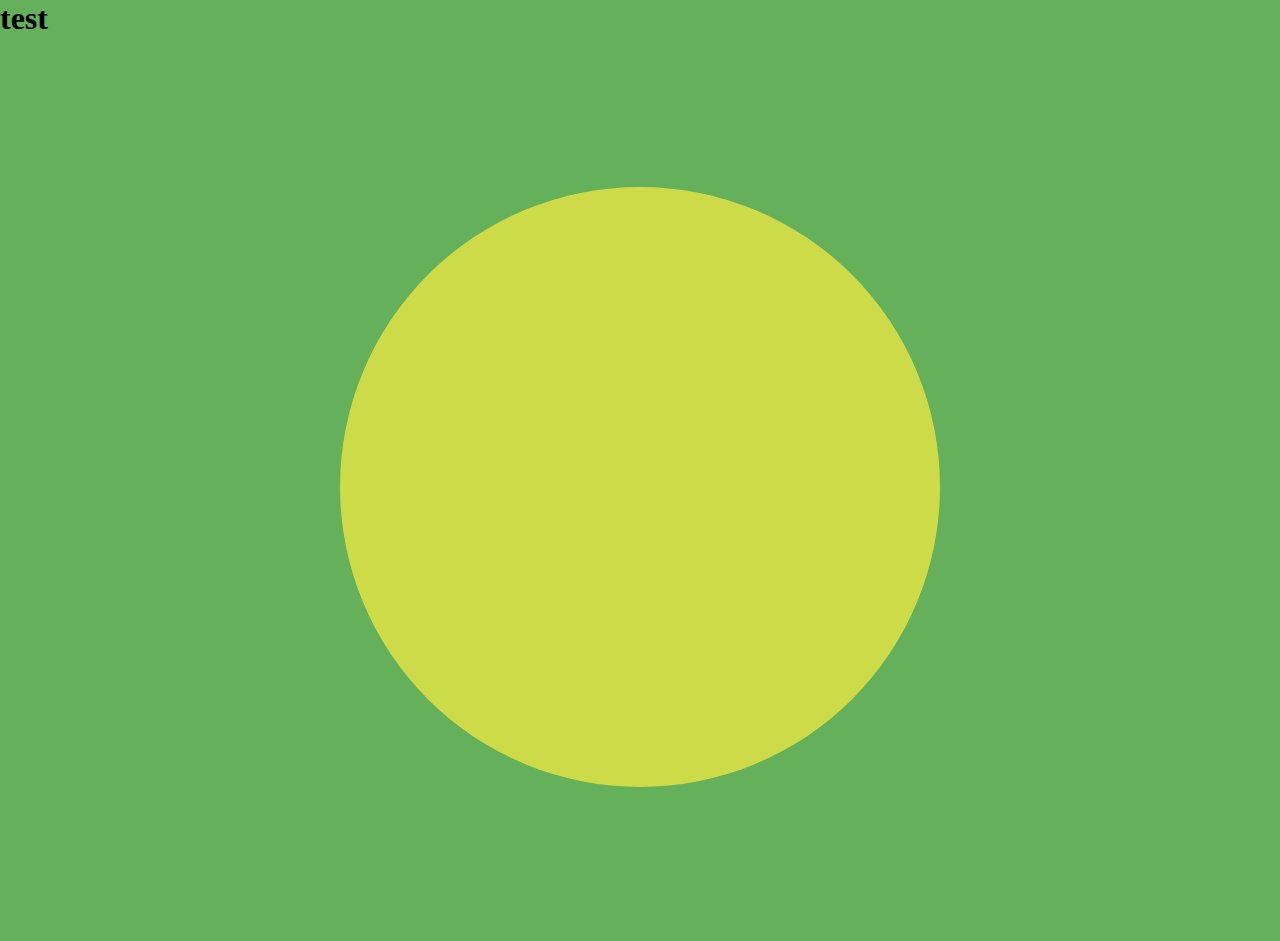
<file: circle/index.html>
<!DOCTYPE html>
<html lang="en">
<head>
    <meta charset="UTF-8">
    <meta name="viewport" content="width=device-width, initial-scale1.0">
    <title>test</title>
    <link rel="stylesheet" href="style.css">
</head>
<body>
    <h1>test</h1>
    <script type="module" src="app.js"></script>
</body>
</html>
</file>
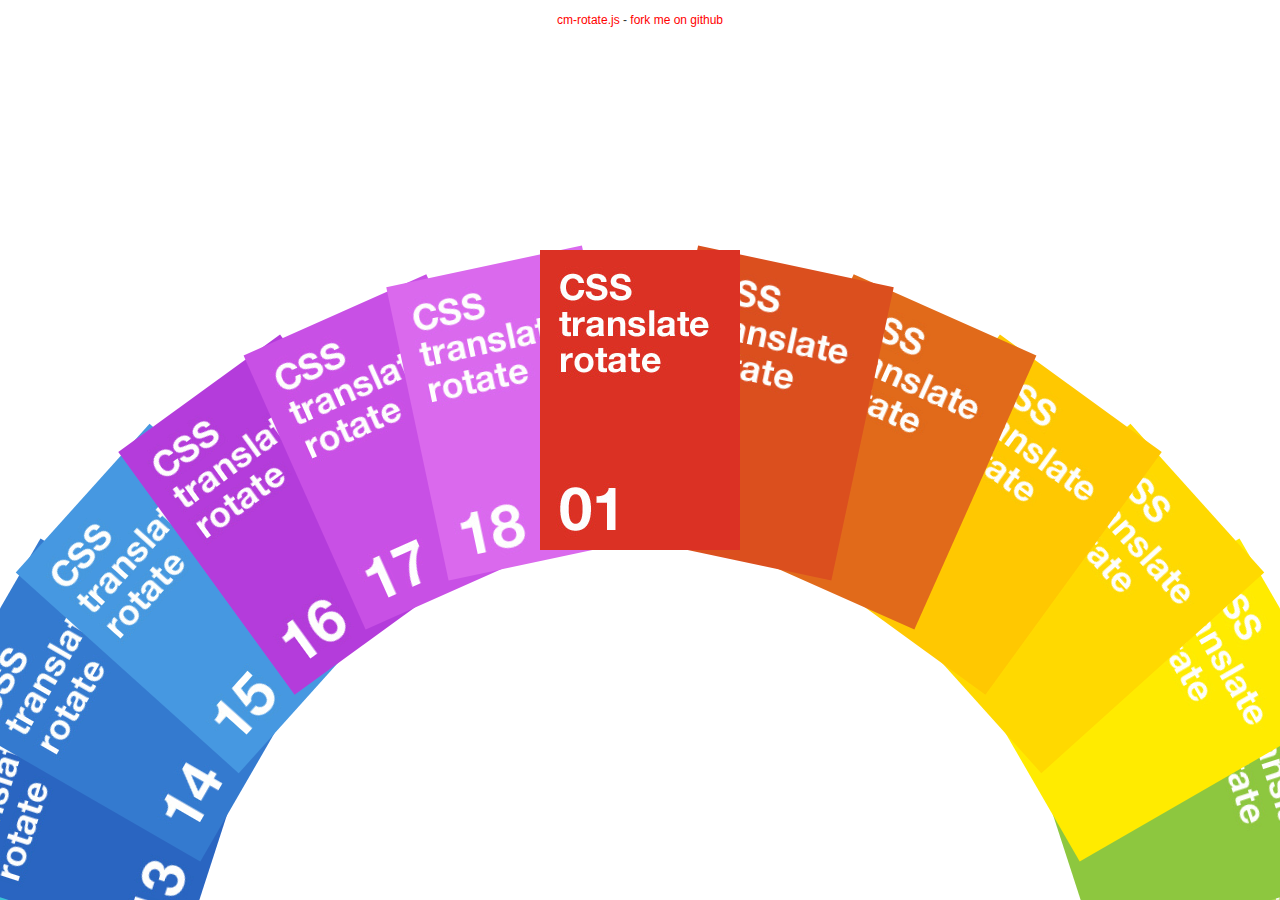
<file: rotate/index.html>
<!DOCTYPE html>
<head xmlns="http://www.w3.org/1999/html">
    <meta http-equiv="Content-Type" content="text/html; charset=UTF-8" />
    <meta http-equiv="X-UA-Compatible" content="IE=edge,chrome=1" />
    <title>Circle Rotate</title>
    <meta name="viewport" content="width=1200" />
    <meta name="author" content="jongmin kim"/>
    <meta name="copyright" content="jongmin kim"/>
    <meta name="robots" content="index,follow">

    <style type="text/css">
        html, body {
            width:100%;
            height:100%;
            margin: 0;
            padding: 0;
        }

        * {
            -webkit-user-select: none;
            -khtml-user-select: none;
            -moz-user-select: none;
            -ms-user-select: none;
            -o-user-select: none;
            user-select: none;
        }

        #rotate-div {
            overflow: hidden;
            position: relative;
            width:100%;
            height:100%;
        }

        #info-div {
            width: 300px;
            height: 50px;
            position: absolute;
            z-index: 12;
            left: 50%;
            top: 10px;
            margin-left: -150px;
            font-family: Helvetica, sans-serif;
            font-size: 12px;
            color: #333;
            text-align: center;
            line-height: 20px;
        }

        a {
            color: #ff0000;
            text-decoration: none;
        }
        a:hover {
            color: #000;
        }

        .chand {
            cursor: url(images/hand.cur), move;
        }
        .chand:active {
            cursor: url(images/hand-h.cur), move;
        }
    </style>

    <script type="text/javascript" src="CMRotate.js"></script>
</head>

<body>
    <div id="info-div">
        <a href="http://blog.cmiscm.com/?p=3303">cm-rotate.js</a> -
        <a href="https://github.com/cmiscm/cm-rotate.js">fork me on github</a>
    </div>

    <div id="rotate-div" class="chand"></div>

    <script type="text/javascript">
        window.onload = function () {

            var backgroundImages = ["images/img1.jpg", "images/img2.jpg", "images/img3.jpg", "images/img4.jpg", "images/img5.jpg",
                                    "images/img6.jpg", "images/img7.jpg", "images/img8.jpg", "images/img9.jpg", "images/img10.jpg",
                                    "images/img11.jpg", "images/img12.jpg", "images/img13.jpg", "images/img14.jpg", "images/img15.jpg",
                                    "images/img16.jpg", "images/img17.jpg", "images/img18.jpg"];

            CMRotate.init('rotate-div', 200, 300, 100, 12, 600, backgroundImages, clickFn);

            function clickFn(no) {
                alert('click no - ' + (no + 1));
            }
        }
    </script>
</body>
</file>
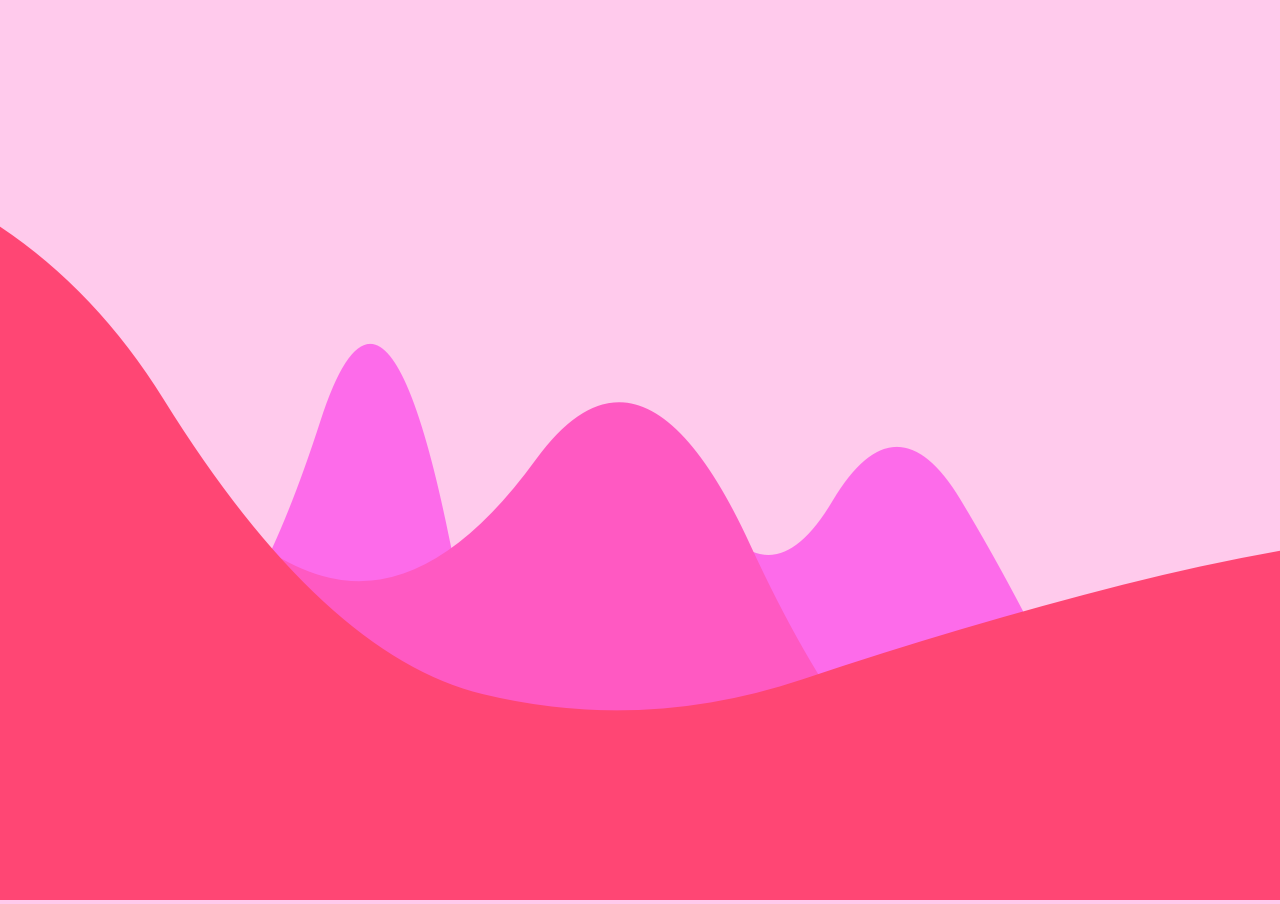
<file: sheep/index.html>
<!DOCTYPE html>
<html lang="en">
<head>
    <meta charset="UTF-8">
    <meta http-equiv="X-UA-Compatible" content="IE=edge, chrome=1" />
    <meta name="viewport" content="width=device-width, initial-scale1, maximum-scale=1">
    <title>Sheep</title>

    <link rel="stylesheet" type="text/css" href="style.css">
</head>
<body>
    <script type="module" src="app.js"></script>
</body>
</html>
</file>
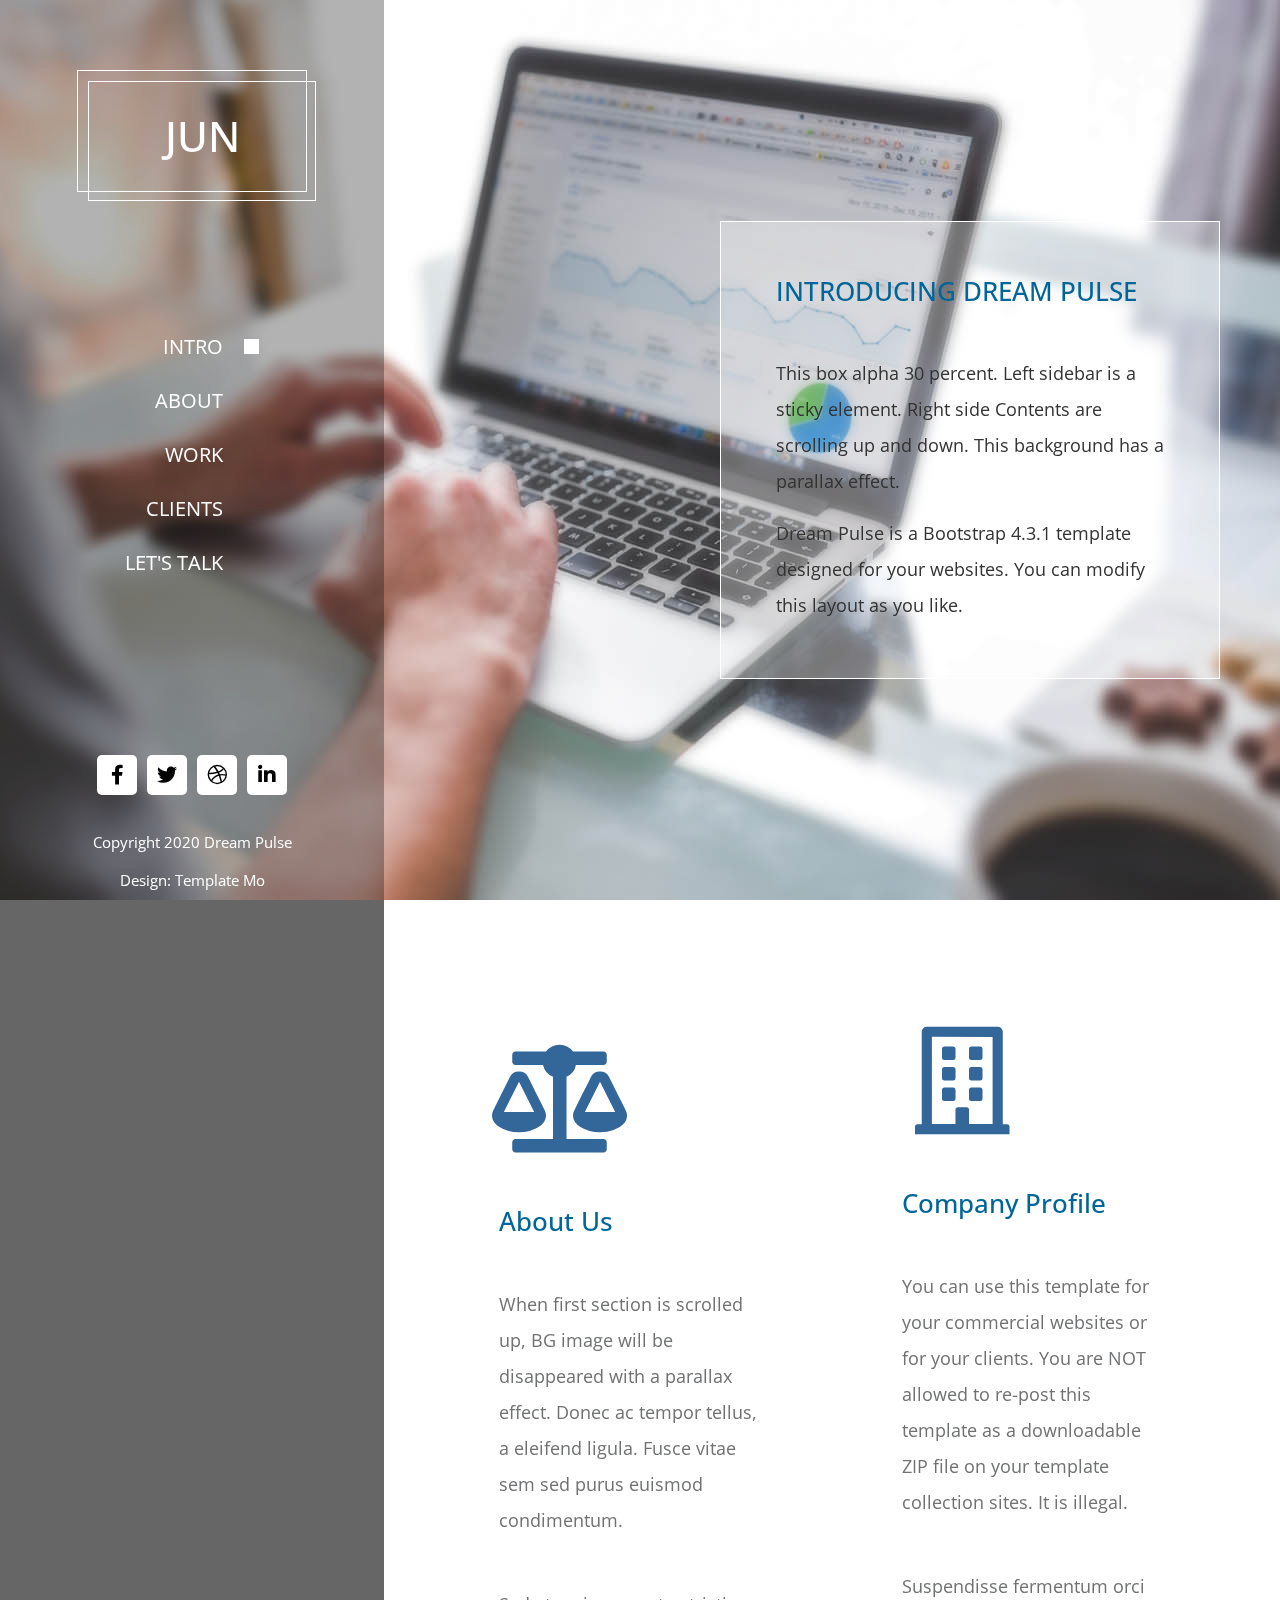
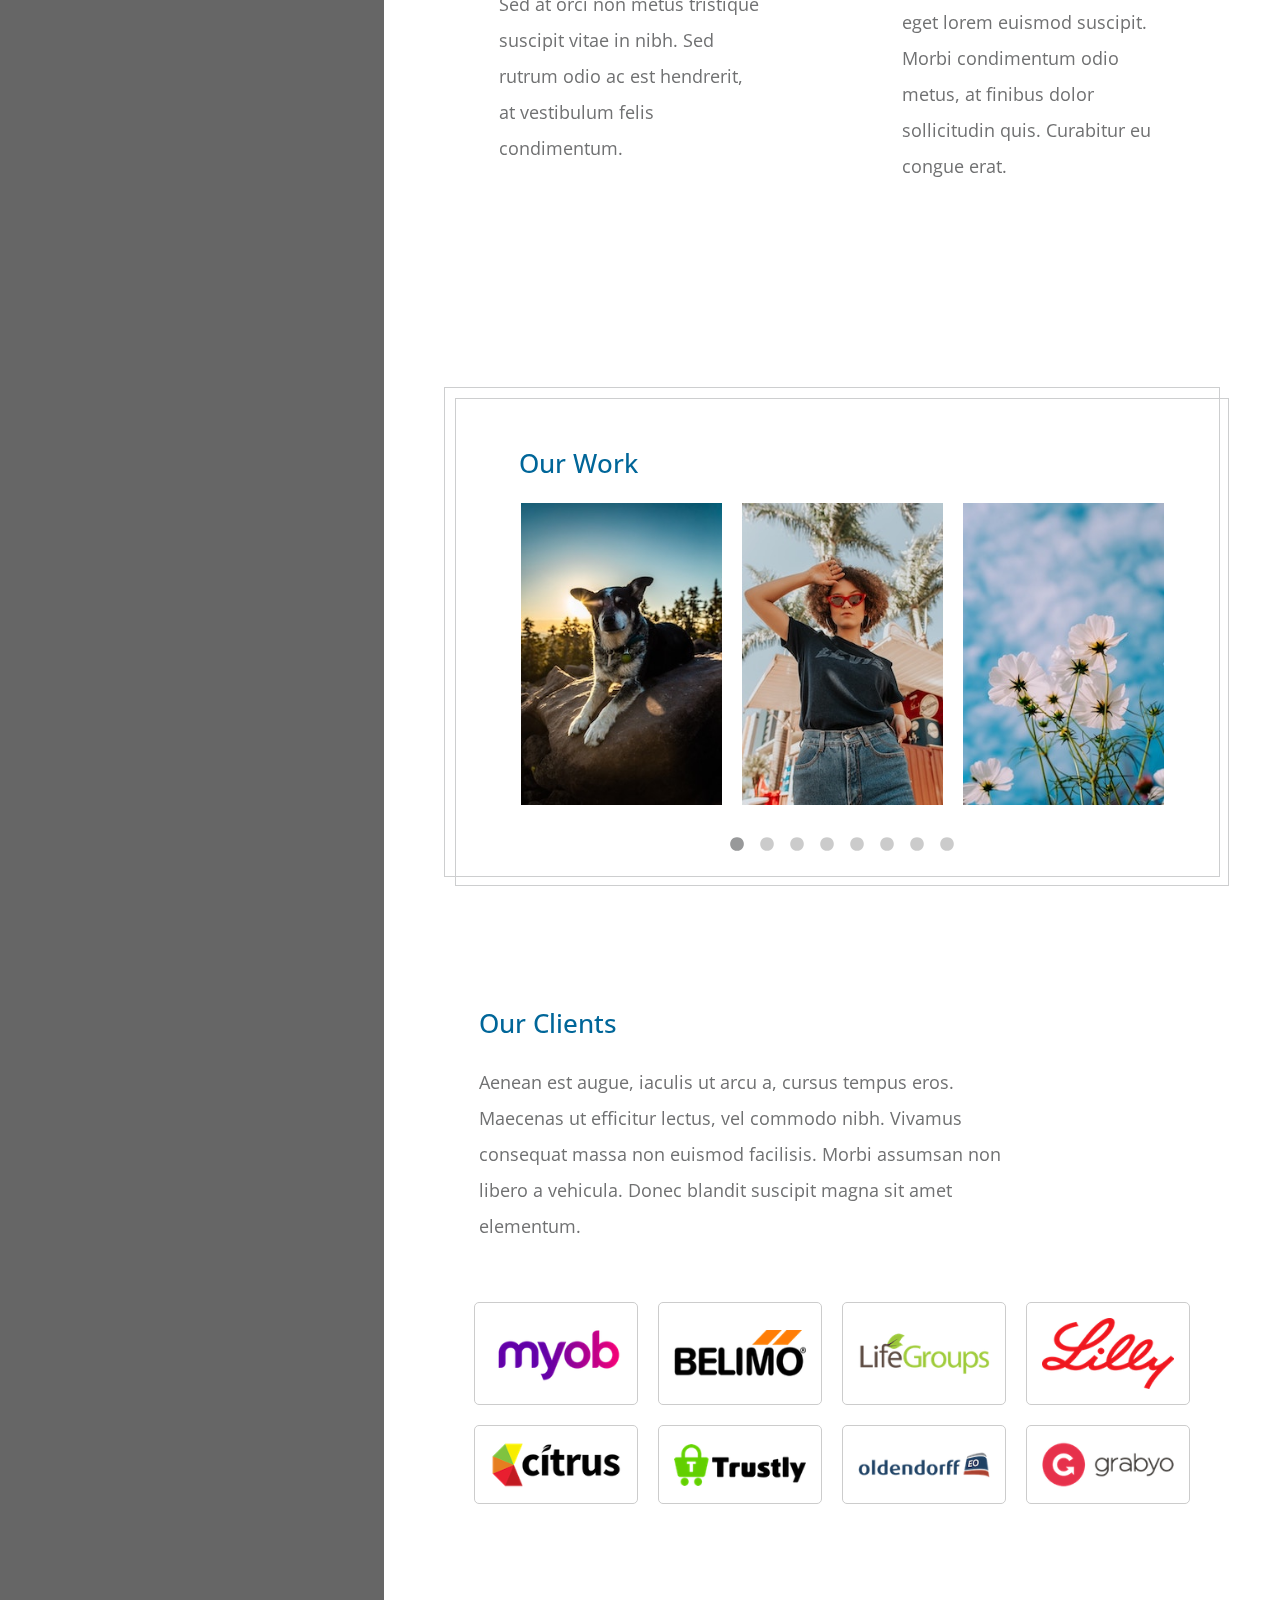
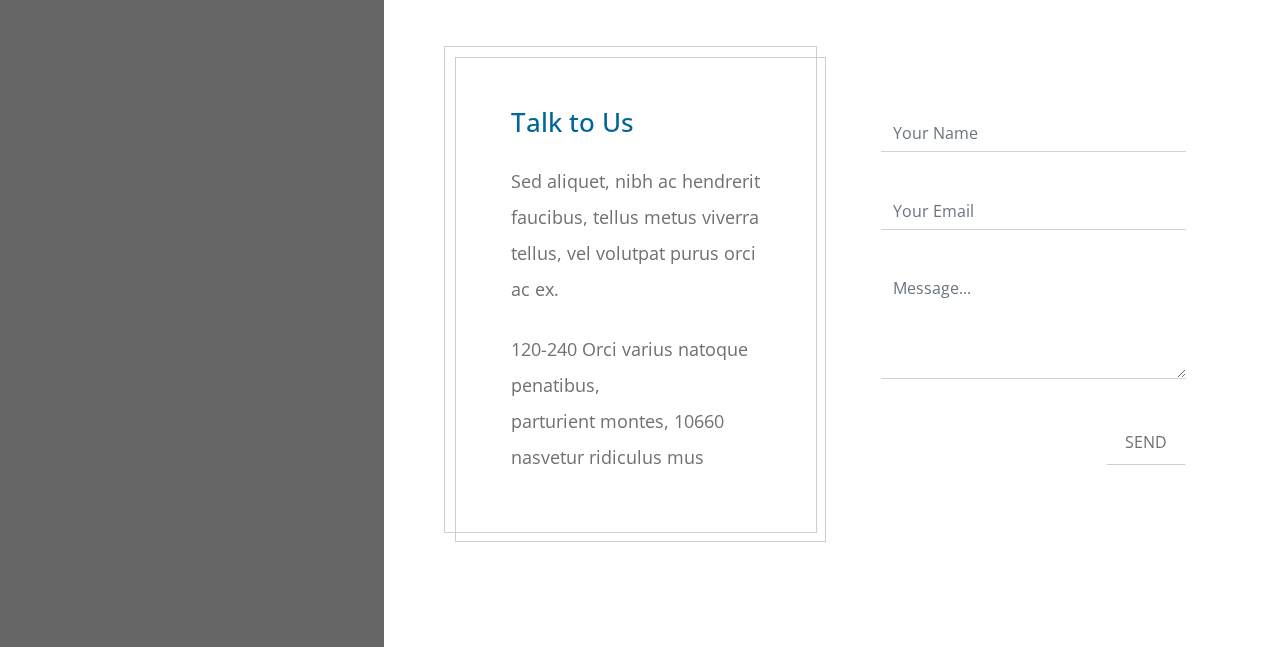
<file: template/index.html>
<!DOCTYPE html>
<html lang="en">
  <head>
    <meta charset="UTF-8" />
    <meta name="viewport" content="width=device-width, initial-scale=1.0" />
    <meta http-equiv="X-UA-Compatible" content="ie=edge" />

    <title>Jun</title>
<!--
DREAM PULSE
https://templatemo.com/tm-536-dream-pulse
-->
    <link rel="stylesheet" href="https://fonts.googleapis.com/css?family=Open+Sans:400,600" />
    <link rel="stylesheet" href="css/all.min.css" />
    <link rel="stylesheet" href="css/bootstrap.min.css" />
    <link rel="stylesheet" href="slick/slick.css"/>    
    <link rel="stylesheet" href="slick/slick-theme.css"/>    
    <link rel="stylesheet" href="css/magnific-popup.css">
    <link rel="stylesheet" href="css/templatemo-dream-pulse.css" />
  </head>
  <body>
    <main class="container-fluid">
      <div class="row">        
          <nav id="tmSidebar" class="tm-bg-black-transparent tm-sidebar">
            <button class="navbar-toggler" type="button" aria-label="Toggle navigation">
              <i class="fas fa-bars"></i>
            </button>
            <div class="tm-sidebar-sticky">
              <div class="tm-brand-box">
                <div class="tm-double-border-1">
                  <div class="tm-double-border-2">
                    <h1 class="tm-brand text-uppercase">JUN</h1>
                  </div>
                </div>
              </div>

              <ul id="tmMainNav" class="nav flex-column text-uppercase text-right tm-main-nav">
                <li class="nav-item">
                  <a href="#intro" class="nav-link active">
                    <span class="d-inline-block mr-3">Intro</span>
                    <span class="d-inline-block tm-white-rect"></span>
                  </a>
                </li>
                <li class="nav-item">
                  <a href="#about" class="nav-link">
                    <span class="d-inline-block mr-3">About</span>
                    <span class="d-inline-block tm-white-rect"></span>
                  </a>
                </li>
                <li class="nav-item">
                  <a href="#work" class="nav-link">
                    <span class="d-inline-block mr-3">Work</span>
                    <span class="d-inline-block tm-white-rect"></span>
                  </a>
                </li>
                <li class="nav-item">
                  <a href="#clients" class="nav-link">
                    <span class="d-inline-block mr-3">Clients</span>
                    <span class="d-inline-block tm-white-rect"></span>
                  </a>
                </li>
                <li class="nav-item">
                  <a href="#talk" class="nav-link">
                    <span class="d-inline-block mr-3">Let's Talk</span>
                    <span class="d-inline-block tm-white-rect"></span>
                  </a>
                </li>
              </ul>
              <ul class="nav flex-row tm-social-links">
                <li class="nav-item">
                  <a href="https://facebook.com" class="nav-link tm-social-link">
                    <i class="fab fa-facebook-f"></i>
                  </a>
                </li>
                <li class="nav-item">
                  <a href="https://twitter.com" class="nav-link tm-social-link">
                    <i class="fab fa-twitter"></i>
                  </a>
                </li>
                <li class="nav-item">
                  <a href="https://dribbble.com" class="nav-link tm-social-link">
                    <i class="fab fa-dribbble"></i>
                  </a>
                </li>
                <li class="nav-item">
                  <a href="https://linkedin.com" class="nav-link tm-social-link">
                    <i class="fab fa-linkedin-in"></i>
                  </a>
                </li>
              </ul>
              <footer class="text-center text-white small">
                <p class="mb--0 mb-2">Copyright 2020 Dream Pulse</p>
                <p class="mb-0">Design:
                  <a rel="nofollow" href="https://templatemo.com" class="tm-footer-link">Template Mo</a>
                </p>
              </footer>
            </div>
          </nav>
          
          <main role="main" class="ml-sm-auto col-12">
            <div
              class="parallax-window"
              data-parallax="scroll"
              data-image-src="img/dream-pulse-header.jpg">
              <div class="tm-section-wrap">
                <section id="intro" class="tm-section">
                    <div class="tm-bg-white-transparent tm-intro">
                        <h2 class="tm-section-title mb-5 text-uppercase tm-color-primary">Introducing Dream Pulse</h2>
                        <p class="tm-color-gray">
                          This box alpha 30 percent. Left sidebar is a sticky element.
                          Right side Contents are scrolling up and down. This background has a
                          parallax effect.
                        </p>
                        <p class="mb-0 tm-color-gray">
                          Dream Pulse is a Bootstrap 4.3.1 template designed for your websites. You can modify this layout as you like.
                        </p>
                    </div>              
                </section>
            </div>            
          </div>

          <div class="tm-section-wrap bg-white">
            <section id="about" class="row tm-section">
              <div class="col-xl-6">
                <div class="tm-section-half">    
                    <div><i class="fas fa-6x fa-balance-scale mb-5 tm-section-icon"></i></div>                        
                    <h2 class="tm-section-title tm-color-primary mb-5">About Us</h2>
                    <p class="mb-5">
                      When first section is scrolled up, BG image will be
                      disappeared with a parallax effect. Donec ac tempor tellus, a
                      eleifend ligula. Fusce vitae sem sed purus euismod
                      condimentum.
                    </p>
                    <p>
                      Sed at orci non metus tristique suscipit vitae in nibh. Sed
                      rutrum odio ac est hendrerit, at vestibulum felis condimentum.
                    </p>
                </div>
              </div>
              <div class="col-xl-6">
                <div class="tm-section-half">
                    <div><i class="far fa-6x fa-building mb-5 tm-section-icon"></i></div>
                    <h2 class="tm-section-title tm-color-primary mb-5">Company Profile</h2>
                    <p class="mb-5">
                      You can use this template for your commercial websites or for your clients. 
                      You are NOT allowed to re-post this template as a downloadable ZIP file 
                      on your template collection sites. It is illegal.
                    </p>
                    <p>
                      Suspendisse fermentum orci eget lorem euismod suscipit. Morbi
                      condimentum odio metus, at finibus dolor sollicitudin quis.
                      Curabitur eu congue erat.
                    </p>
                </div>
              </div>
            </section>
          </div>
            
          <div class="tm-section-wrap bg-white">
            <section id="work" class="row tm-section">
              <div class="col-12">
                <div class="w-100 tm-double-border-1 tm-border-gray">
                    <div class="tm-double-border-2 tm-border-gray tm-box-pad">
                      <div class="tm-gallery-wrap">
                          <h2 class="tm-color-primary tm-section-title mb-4 ml-2">Our Work</h2>
                          <div class="tm-gallery">
                            <div class="tm-gallery-item">                        
                              <figure class="effect-bubba">
                                <img src="img/gallery/01.jpg" alt="Our Work Image" class="img-fluid">
                                <figcaption>
                                  <h2>Fresh <span>Bubba</span></h2>
                                  <p>Bubba likes to appear out of thin air.</p>
                                  <a href="img/gallery/large/01.jpg">View more</a>
                                </figcaption>
                              </figure>
                            </div>
                            <div class="tm-gallery-item">
                              <figure class="effect-bubba">
                                <img src="img/gallery/02.jpg" alt="Our Work Image" class="img-fluid">
                                <figcaption>
                                  <h2>Fresh <span>Bubba</span></h2>
                                  <p>Bubba likes to appear out of thin air.</p>
                                  <a href="img/gallery/large/02.jpg">View more</a>
                                </figcaption>
                              </figure>
                            </div>
                            <div class="tm-gallery-item">
                              <figure class="effect-bubba">
                                <img src="img/gallery/03.jpg" alt="Our Work Image" class="img-fluid">
                                <figcaption>
                                  <h2>Fresh <span>Bubba</span></h2>
                                  <p>Bubba likes to appear out of thin air.</p>
                                  <a href="img/gallery/large/03.jpg">View more</a>
                                </figcaption>
                              </figure>
                            </div>
                            <div class="tm-gallery-item">
                              <figure class="effect-bubba">
                                <img src="img/gallery/04.jpg" alt="Our Work Image" class="img-fluid">
                                <figcaption>
                                  <h2>Fresh <span>Bubba</span></h2>
                                  <p>Bubba likes to appear out of thin air.</p>
                                  <a href="img/gallery/large/04.jpg">View more</a>
                                </figcaption>
                              </figure>
                            </div>
                            <div class="tm-gallery-item">
                              <figure class="effect-bubba">
                                <img src="img/gallery/05.jpg" alt="Our Work Image" class="img-fluid">
                                <figcaption>
                                  <h2>Fresh <span>Bubba</span></h2>
                                  <p>Bubba likes to appear out of thin air.</p>
                                  <a href="img/gallery/large/05.jpg">View more</a>
                                </figcaption>
                              </figure>
                            </div>
                            <div class="tm-gallery-item">
                              <figure class="effect-bubba">
                                <img src="img/gallery/06.jpg" alt="Our Work Image" class="img-fluid">
                                <figcaption>
                                  <h2>Fresh <span>Bubba</span></h2>
                                  <p>Bubba likes to appear out of thin air.</p>
                                  <a href="img/gallery/large/06.jpg">View more</a>
                                </figcaption>
                              </figure>
                            </div>
                            <div class="tm-gallery-item">
                              <figure class="effect-bubba">
                                <img src="img/gallery/07.jpg" alt="Our Work Image" class="img-fluid">
                                <figcaption>
                                  <h2>Fresh <span>Bubba</span></h2>
                                  <p>Bubba likes to appear out of thin air.</p>
                                  <a href="img/gallery/large/07.jpg">View more</a>
                                </figcaption>
                              </figure>
                            </div>
                            <div class="tm-gallery-item">
                              <figure class="effect-bubba">
                                <img src="img/gallery/08.jpg" alt="Our Work Image" class="img-fluid">
                                <figcaption>
                                  <h2>Fresh <span>Bubba</span></h2>
                                  <p>Bubba likes to appear out of thin air.</p>
                                  <a href="img/gallery/large/08.jpg">View more</a>
                                </figcaption>
                              </figure>
                            </div>
                          </div>
                      </div>                        
                    </div>                  
                  </div>     
              </div>         
            </section>
          </div>
            
          <div class="tm-section-wrap bg-white">
            <section id="clients" class="row tm-section">
              <div class="col-12 tm-section-pad">
                  <div class="tm-flex-item-left">
                      <div class="tm-w-80">
                          <h2 class="tm-color-primary tm-section-title mb-4">Our Clients</h2>
                          <p class="mb-5">
                            Aenean est augue, iaculis ut arcu a, cursus tempus eros.
                            Maecenas ut efficitur lectus, vel commodo nibh. Vivamus
                            consequat massa non euismod facilisis. Morbi assumsan non libero
                            a vehicula. Donec blandit suscipit magna sit amet elementum.
                          </p>
                      </div>
                      
                      <div class="row tm-clients-images">
                        <div class="col-xl-3 col-lg-6 col-md-4 col-sm-6 tm-img-wrap">
                          <a href="https://google.com">
                            <img src="img/client-1.png" alt="Client Image" class="img-fluid tm-client-img" />
                          </a>                          
                        </div>
                        <div class="col-xl-3 col-lg-6 col-md-4 col-sm-6 tm-img-wrap">
                          <a href="https://facebook.com">
                            <img src="img/client-2.png" alt="Client Image" class="img-fluid tm-client-img" />
                          </a>                          
                        </div>
                        <div class="col-xl-3 col-lg-6 col-md-4 col-sm-6 tm-img-wrap">
                          <a href="https://twitter.com">
                            <img src="img/client-3.png" alt="Client Image" class="img-fluid tm-client-img" />
                          </a>                          
                        </div>
                        <div class="col-xl-3 col-lg-6 col-md-4 col-sm-6 tm-img-wrap">
                          <a href="https://instagram.com">
                            <img src="img/client-4.png" alt="Client Image" class="img-fluid tm-client-img" />
                          </a>                          
                        </div>
                        <div class="col-xl-3 col-lg-6 col-md-4 col-sm-6 tm-img-wrap">
                            <a href="https://google.com">
                              <img src="img/client-5.png" alt="Client Image" class="img-fluid tm-client-img" />
                            </a>                          
                          </div>
                          <div class="col-xl-3 col-lg-6 col-md-4 col-sm-6 tm-img-wrap">
                            <a href="https://facebook.com">
                              <img src="img/client-6.png" alt="Client Image" class="img-fluid tm-client-img" />
                            </a>                          
                          </div>
                          <div class="col-xl-3 col-lg-6 col-md-4 col-sm-6 tm-img-wrap">
                            <a href="https://twitter.com">
                              <img src="img/client-7.png" alt="Client Image" class="img-fluid tm-client-img" />
                            </a>                          
                          </div>
                          <div class="col-xl-3 col-lg-6 col-md-4 col-sm-6 tm-img-wrap">
                            <a href="https://instagram.com">
                              <img src="img/client-8.png" alt="Client Image" class="img-fluid tm-client-img" />
                            </a>                          
                          </div>
                      </div>
                  </div> 
              </div>                             
            </section>
          </div>
            
          <div class="tm-section-wrap bg-white">
            <section id="talk" class="row tm-section">
                <div class="col-xl-6 mb-5">
                  <div class="tm-double-border-1 tm-border-gray">
                    <div class="tm-double-border-2 tm-border-gray tm-box-pad">
                        <h2 class="tm-color-primary tm-section-title mb-4">Talk to Us</h2>
                        <p class="mb-4">
                          Sed aliquet, nibh ac hendrerit faucibus, tellus metus viverra
                          tellus, vel volutpat purus orci ac ex.
                        </p>
                        <p class="mb-3">
                          120-240 Orci varius natoque penatibus, <br>
                          parturient montes, 10660 <br>
                          nasvetur ridiculus mus
                        </p>
                    </div>                    
                  </div>                  
                </div>
                <div class="col-xl-6 mb-5">
                  <div class="tm-contact-form-wrap">
                    <form action="" method="POST" class="tm-contact-form">
                        <div class="form-group">
                          <input type="text" id="contact_name" name="contact_name" class="form-control rounded-0 border-top-0 border-right-0 border-left-0" placeholder="Your Name" required="" />
                        </div>
                        <div class="form-group">
                          <input type="email" id="contact_email" name="contact_email" class="form-control rounded-0 border-top-0 border-right-0 border-left-0" placeholder="Your Email" required="" />
                        </div>
                
                        <div class="form-group">
                          <textarea rows="4" id="contact_message" name="contact_message" class="form-control rounded-0 border-top-0 border-right-0 border-left-0" placeholder="Message..." required=""></textarea>
                        </div>
                
                        <div class="form-group mb-0">
                          <button type="submit" class="btn rounded-0 d-block ml-auto tm-btn-primary">
                            SEND
                          </button>
                        </div>
                      </form>
                  </div>                    
                </div>
              </section>
          </div>
        </main>        
      </div>
    </div>
    <script src="js/jquery.min.js"></script>
    <script src="js/jquery.singlePageNav.min.js"></script>
    <script src="js/parallax.min.js"></script>
    <script src="slick/slick.min.js"></script>
    <script src="js/jquery.magnific-popup.min.js"></script>
    <script src="js/templatemo-scripts.js"></script>
  </body>
</html>
</file>
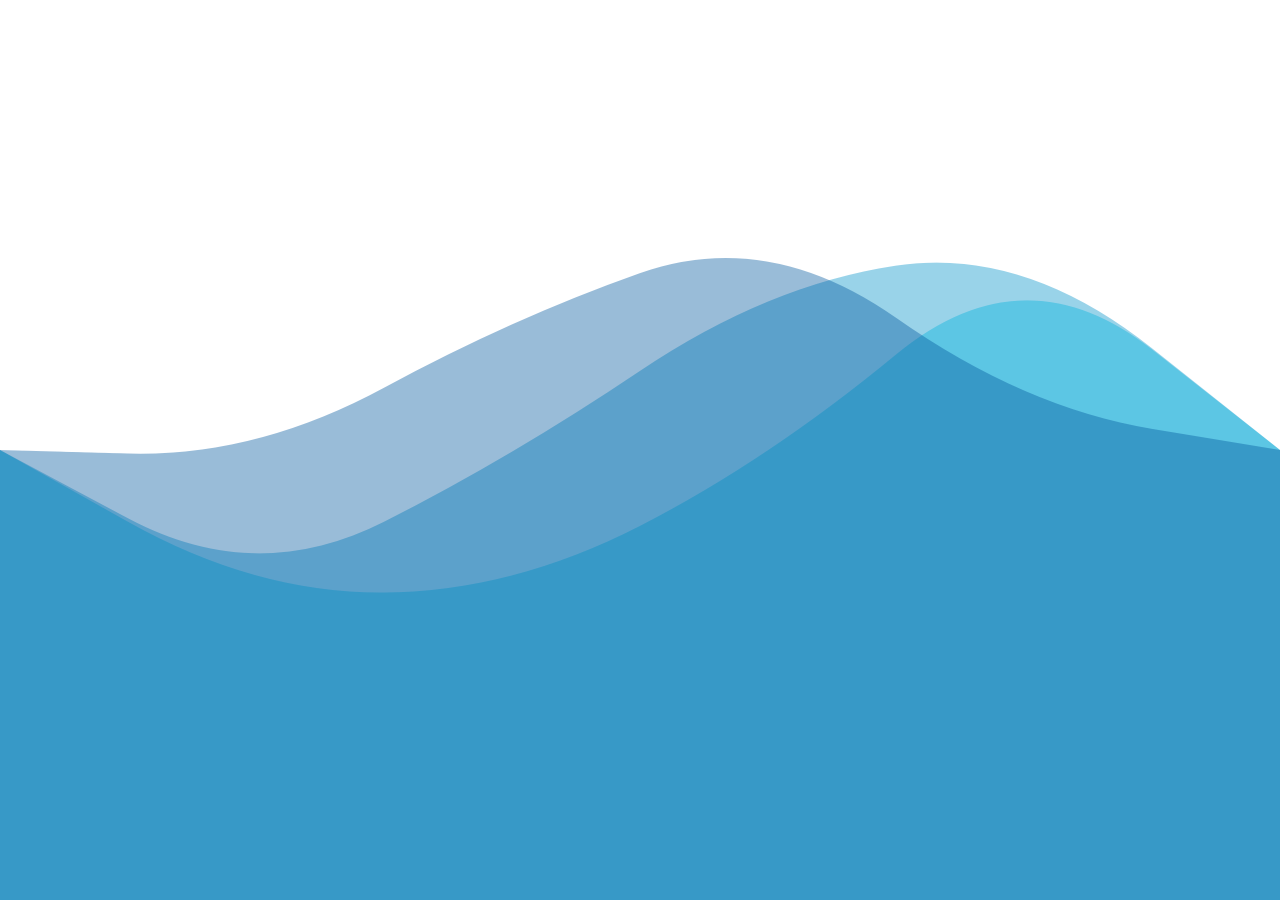
<file: wave/index.html>
<!DOCTYPE html>
<html lang="en">
    <head>
        <meta charset="UTF-8">
        <meta http-equiv="X-UA-Compatible" content="IE=edge,chrome=1" />
        <meta name="viewport" content="width=device-width, initial-scale1, maximum-scale=1, user-scalable=0">
        <title>Sheep</title>

        <link rel="stylesheet" type="text/css" href="style.css">
    </head>

    <body>
        <script type="module" src="app.js"></script>
    </body>
</html>
</file>
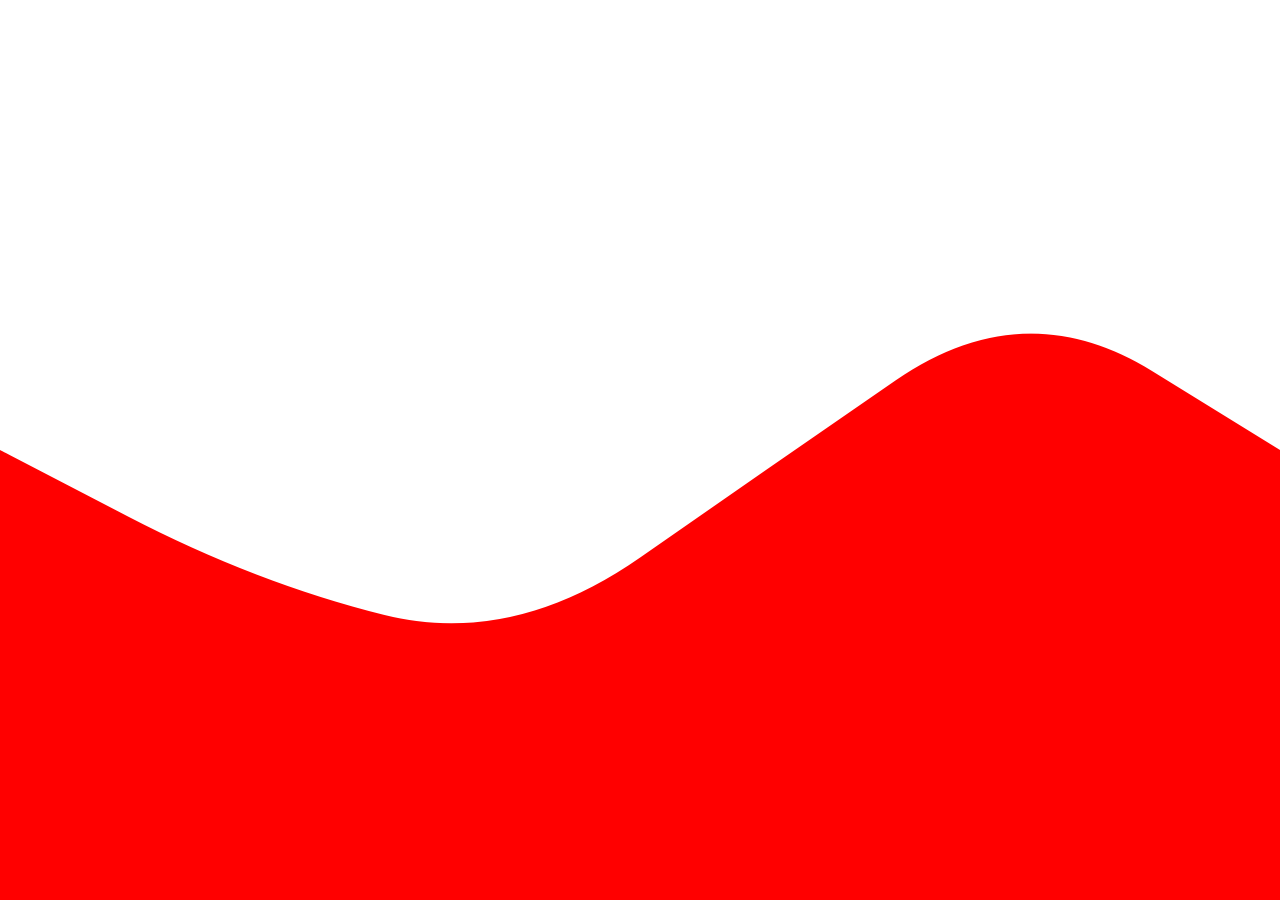
<file: wave_multi_point/index.html>
<!DOCTYPE html>
<html lang="en">
    <head>
        <meta charset="UTF-8">
        <meta http-equiv="X-UA-Compatible" content="IE=edge,chrome=1" />
        <meta name="viewport" content="width=device-width, initial-scale1, maximum-scale=1, user-scalable=0">
        <title></title>

        <link rel="stylesheet" type="text/css" href="style.css">
    </head>

    <body>
        <script type="module" src="app.js"></script>
    </body>
</html>
</file>
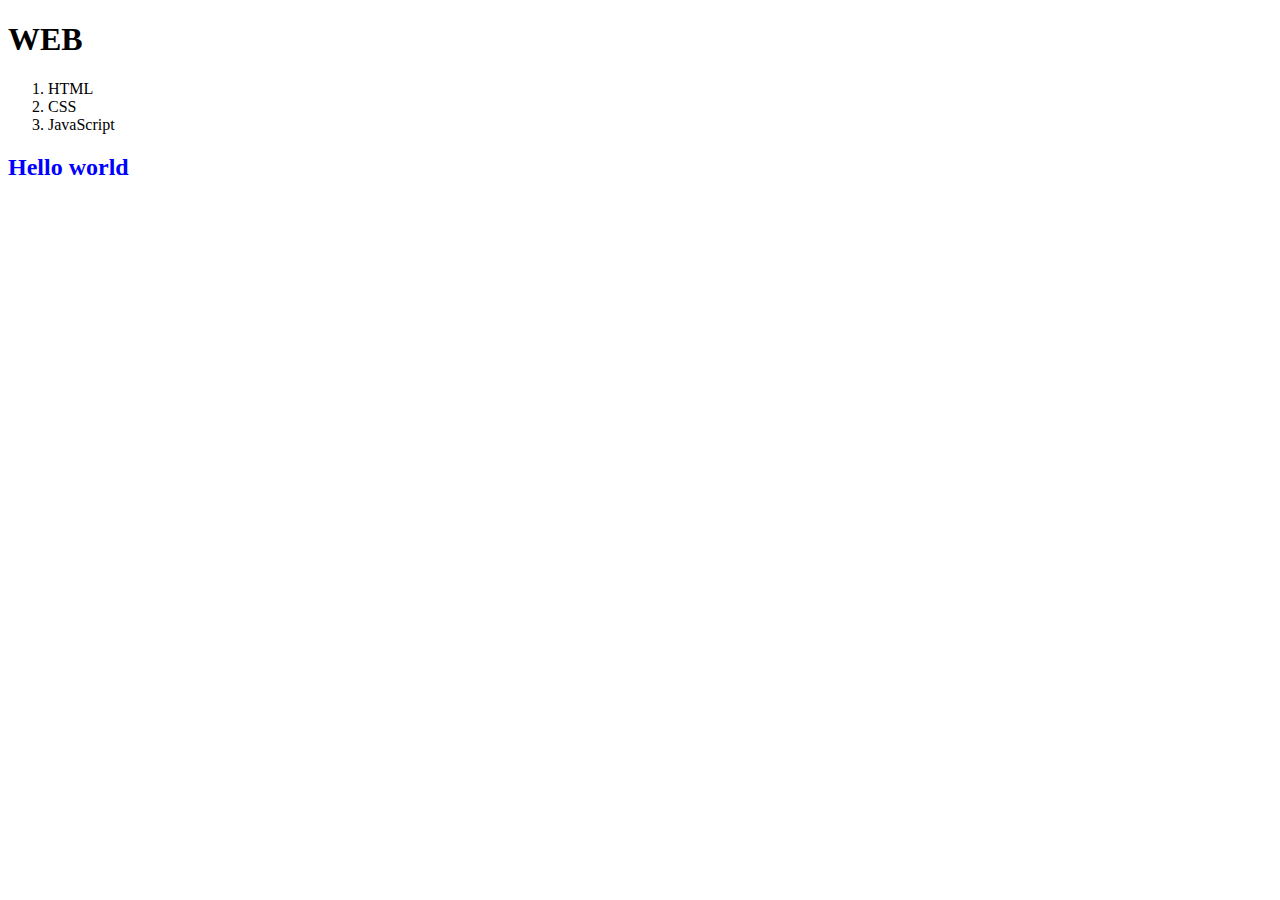
<file: 생활코딩/index.html>
<!DOCTYPE html>
<html>
    <head>
        <style>
            h2{color:#0000ff}
        </style>
    </head>
    <body>
        <h1 style="color:#000000">WEB</h1>
        <ol>
            <li>HTML</li>
            <li>CSS</li>
            <li>JavaScript</li>
        </ol>
        <h2>Hello world</h2>
    </body>
</html>
</file>
<file: circle/style.css>
* {
    outline: 0;
    margin: 0;
    padding: 0;
}

html {
    width: 100%;
    height: 100%;
}

body {
    width: 100%;
    height: 100%;
    background-color: #65b05b;
}

canvas {
    width: 100%;
    height: 100%;
}
</file>
<file: sheep/style.css>
* {
    outline: 0;
    margin: 0;
    padding: 0;
}

html {
    width: 100%;
    height: 100%;
}

body {
    width: 100%;
    height: 100%;
    overflow: hidden;
    background-color: #ffcaec;
}

canvas {
    width: 100%;
    height: 100%;
}
</file>
<file: template/css/templatemo-dream-pulse.css>
/*

DREAM PULSE

https://templatemo.com/tm-536-dream-pulse

*/

body {
  font-family: "Open Sans", Arial, Helvetica, sans-serif;
  font-size: 18px;
  font-weight: 400;
  overflow-x: hidden;
  color: #707172;
  background-color: #666;
}

p {
  line-height: 2;
}

a {
  transition: all 0.3s ease;
}

.container-fluid {
  padding-left: 0;
  padding-right: 0;
}

.small {
  font-size: 0.95rem;
}

.tm-color-primary {
  color: #069;
}

.tm-color-gray {
  color: #333;
}

.tm-bg-black-transparent {
  background-color: rgba(0, 0, 0, 0.3);
}

.tm-bg-white-transparent {
  background-color: rgba(255, 255, 255, 0.3);
  border: 1px solid white;
}

.tm-intro {
  max-width: 500px;
  width: 100%;
  padding: 55px;
  margin-right: 0;
  margin-left: auto;
}

.tm-section-title {
  font-size: 1.6rem;
}

.parallax-window {
  min-height: 662px;
  background: transparent;
}

.tm-section {
  display: flex;
  align-items: center;
  height: auto;
  max-width: 1275px;
  padding: 66px 60px;
}

#intro {
  min-height: 100vh;
  max-width: none;
}

.tm-brand {
  font-size: 2.6rem;
}

.tm-brand-box {
  box-sizing: content-box;
  width: 100%;
  max-width: 230px;
  min-height: 160px;
  color: white;
  text-align: center;
  margin: 70px auto 90px;
}

.tm-double-border-1,
.tm-double-border-2 {
  border: 1px solid #fff;
  position: relative;
}

.tm-double-border-2 {
  top: 10px;
  left: 10px;
}

.tm-border-gray {
  border-color: #cdcecf;
}

.tm-box-pad {
  padding: 50px 55px;
}

.tm-brand {
  padding: 30px;
}

.tm-sidebar {
  position: fixed;
  top: 0;
  bottom: 0;
  left: 0;
  z-index: 100;
  padding-left: 70px;
  padding-right: 70px;
  width: 400px;
  max-width: 400px;
}

/* Hide scrollbar */
.tm-sidebar {
  overflow-y: scroll;
  scrollbar-width: none; /* Firefox */
  -ms-overflow-style: none; /* IE 10+ */
}
.tm-sidebar::-webkit-scrollbar {
  /* WebKit */
  width: 0;
  height: 0;
}

.tm-sidebar-sticky {
  display: flex;
  flex-direction: column;
  align-items: center;
  justify-content: center;
}

.tm-section-wrap {
  width: calc(100% - 400px);
  margin-left: auto;
  margin-right: 0;
}

.tm-main-nav > li > a {
  color: white;
}

.tm-main-nav {
  margin-bottom: 160px;
}

.tm-white-rect {
  display: block;
  width: 15px;
  height: 15px;
  background-color: white;
}

.nav-link {
  font-size: 1.25rem;
  padding-top: 12px;
  padding-bottom: 12px;
}

.nav-link .tm-white-rect {
  opacity: 0;
  transition: all 0.3s ease;
}

.nav-link.current .tm-white-rect,
.nav-link:hover .tm-white-rect {
  opacity: 1;
}

.tm-main-nav .nav-link:hover {
  animation-name: blinker;
  animation-duration: 0.5s;
  animation-timing-function: ease-in-out;
  animation-iteration-count: infinite;
}

@keyframes blinker {
  0% {
    opacity: 1;
  }
  50% {
    opacity: 0.1;
  }
  100% {
    opacity: 1;
  }
}

.tm-social-links {
  margin-bottom: 27px;
}

.tm-social-link {
  width: 40px;
  height: 40px;
  color: black;
  background-color: white;
  margin: 8px;
  border-radius: 5px;
  padding: 0;
  display: flex;
  align-items: center;
  justify-content: center;
}

.tm-social-link:hover,
.tm-social-link:focus {
  background-color: #069;
  color: white;
}

.tm-footer-link {
  color: white;
}

.tm-footer-link:hover {
  color: #F93;
  text-decoration: none;
}

.tm-section-half {
  padding: 55px;
}

.tm-section-icon {
  color: #369;
  width: 120px;
  height: 120px;
  display: flex;
  align-items: center;
  justify-content: center;
}

/* Our Work */

.tm-gallery-wrap {
  max-width: 1040px;
  margin-left: auto;
  margin-right: auto;
}

@media (max-width: 1600px) {
  .tm-gallery-wrap {
    max-width: 780px;
  }
}

@media (max-width: 1200px) {
  .tm-gallery-wrap {
    max-width: 520px;
  }
}

@media (max-width: 991px) {
  .tm-gallery-wrap {
    max-width: 780px;
  }
}

@media (max-width: 767px) {
  .tm-gallery-wrap {
    max-width: 520px;
  }
}

@media (max-width: 480px) {
  .tm-gallery-wrap {
    max-width: 260px;
  }
}

.tm-gallery-item {
  padding-left: 10px;
  padding-right: 10px;
}

.slick-dots {
  bottom: -50px;
}

.slick-dots li button:before {
  font-size: 16px;
  opacity: 0.2;
}

.slick-dots li.slick-active button:before {
  color: #98999a;
  opacity: 1;
}

/* 
  Gallery Item Hover Effect
  https://tympanus.net/codrops/2014/06/19/ideas-for-subtle-hover-effects/
*/

/* Common style */
.tm-gallery-item figure {
  position: relative;
  float: left;
  overflow: hidden;
  margin-bottom: 0;
  background: #3085a3;
  text-align: center;
  cursor: pointer;
}

.tm-gallery-item figure img {
  position: relative;
  display: block;
  min-height: 100%;
  max-width: 100%;
  opacity: 0.8;
}

.tm-gallery-item figure figcaption {
  padding: 1em;
  color: #fff;
  text-transform: uppercase;
  font-size: 1.25em;
  -webkit-backface-visibility: hidden;
  backface-visibility: hidden;
}

.tm-gallery-item figure figcaption::before,
.tm-gallery-item figure figcaption::after {
  pointer-events: none;
}

.tm-gallery-item figure figcaption,
.tm-gallery-item figure figcaption > a {
  position: absolute;
  top: 0;
  left: 0;
  width: 100%;
  height: 100%;
  display: flex;
  flex-direction: column;
  justify-content: center;
}

/* Anchor will cover the whole item by default */
/* For some effects it will show as a button */
.tm-gallery-item figure figcaption > a {
  z-index: 1000;
  text-indent: 200%;
  white-space: nowrap;
  font-size: 0;
  opacity: 0;
}

.tm-gallery-item figure h2 {
  word-spacing: -0.15em;
  font-weight: 300;
}

.tm-gallery-item figure h2 span {
  font-weight: 800;
}

.tm-gallery-item figure h2,
.tm-gallery-item figure p {
  margin: 0;
}

.tm-gallery-item figure p {
  letter-spacing: 1px;
  font-size: 68.5%;
}

/*---------------*/
/***** Bubba *****/
/*---------------*/

figure.effect-bubba {
  background: #069;
}

figure.effect-bubba img {
  opacity: 1;
  -webkit-transition: opacity 0.35s;
  transition: opacity 0.35s;
}

figure.effect-bubba:hover img {
  opacity: 0.4;
}

figure.effect-bubba figcaption::before,
figure.effect-bubba figcaption::after {
  position: absolute;
  top: 15px;
  right: 15px;
  bottom: 15px;
  left: 15px;
  content: "";
  opacity: 0;
  -webkit-transition: opacity 0.35s, -webkit-transform 0.35s;
  transition: opacity 0.35s, transform 0.35s;
}

figure.effect-bubba figcaption::before {
  border-top: 1px solid #fff;
  border-bottom: 1px solid #fff;
  -webkit-transform: scale(0, 1);
  transform: scale(0, 1);
}

figure.effect-bubba figcaption::after {
  border-right: 1px solid #fff;
  border-left: 1px solid #fff;
  -webkit-transform: scale(1, 0);
  transform: scale(1, 0);
}

figure.effect-bubba h2 {
  font-size: 1.5rem;
  margin-bottom: 30px;
  opacity: 0;
  -webkit-transition: -webkit-transform 0.35s;
  transition: transform 0.35s;
  -webkit-transform: translate3d(0, -20px, 0);
  transform: translate3d(0, -20px, 0);
}

figure.effect-bubba p {
  width: 100%;
  padding: 10px;
  opacity: 0;
  -webkit-transition: opacity 0.35s, -webkit-transform 0.35s;
  transition: opacity 0.35s, transform 0.35s;
  -webkit-transform: translate3d(0, 20px, 0);
  transform: translate3d(0, 20px, 0);
}

figure.effect-bubba:hover figcaption::before,
figure.effect-bubba:hover figcaption::after {
  opacity: 1;
  -webkit-transform: scale(1);
  transform: scale(1);
}

figure.effect-bubba:hover h2,
figure.effect-bubba:hover p {
  opacity: 1;
  -webkit-transform: translate3d(0, 0, 0);
  transform: translate3d(0, 0, 0);
}

/* Clients */
.tm-section-pad {
  padding-left: 50px;
  padding-right: 50px;
}

.tm-clients-images {
  max-width: 1040px;
}

.tm-w-80 {
  max-width: 80%;
}

.tm-flex-item-left {
  align-self: flex-start;
}

.tm-img-wrap {
  padding: 10px;
}

.tm-img-wrap a {
  display: flex;
  align-items: center;
  justify-content: center;
  border: 1px solid #ccc;
  border-radius: 5px;
  padding: 15px;
  width: 240px;
  height: 120px;
}

.tm-contact-form-wrap {
  display: flex;
  align-items: center;
  justify-content: center;
}

.tm-contact-form {
  max-width: 305px;
  width: 100%;
}

.form-group {
  margin-bottom: 40px;
}

.tm-btn-primary {
  color: #707172;
  border-bottom: 1px solid #cdcecf;
  padding: 10px 18px;
  position: relative;
}

.tm-btn-primary:hover,
.tm-btn-primary:active {
  color: #fff;
  background-color: #999;
}

.tm-btn-primary:after {
  width: 100%;
  height: 0%;
  top: 0;
  left: 0;
  background: #cdcecf;
  content: "";
  position: absolute;
  z-index: -1;
  -webkit-transition: all 0.3s;
  -moz-transition: all 0.3s;
  transition: all 0.3s;
}

.tm-btn-primary:hover:after,
.tm-btn-primary:active:after {
  height: 100%;
}

.form-control:focus {
  outline: none;
  box-shadow: none;
}

@media (max-width: 1600px) {
  .tm-sidebar {
    width: 30%;
    max-width: none;
    padding-left: 30px;
    padding-right: 30px;
  }

  .tm-social-link {
    margin: 5px;
  }

  .tm-section-wrap {
    width: 70%;
  }

  .tm-img-wrap a {
    width: 100%;
    height: 100%;
  }
}

.navbar-toggler {
  display: none;
}

@media (max-width: 991px) {
  .tm-bg-black-transparent {
    background-color: rgba(0, 0, 0, 0.5);
  }

  .tm-brand-box {
    margin-top: 30px;
    margin-bottom: 30px;
    max-width: 200px;
    min-height: 100px;
  }

  .tm-brand {
    padding: 20px 30px;
  }

  .tm-main-nav {
    margin-bottom: 60px;
  }

  .tm-social-links {
    margin-bottom: 30px;
  }

  footer p {
    line-height: 1;
  }

  .tm-sidebar {
    width: 250px;
    left: -250px;
    padding: 15px;
    transition: all 0.3s ease;
  }

  .navbar-toggler {
    display: block;
    position: fixed;
    left: 0;
    top: 0;
    background-color: rgba(0, 0, 0, 0.5);
    color: white;
    padding: 10px 15px;
    transition: all 0.3s ease;
    border-radius: 0;
    border-top-right-radius: 5px;
    border-bottom-right-radius: 5px;
    top: 5px;
  }

  .navbar-toggler:focus {
    outline: none;
  }

  .tm-sidebar.show {
    left: 0;
  }

  .tm-sidebar.show .navbar-toggler {
    left: 250px;
  }

  .tm-section-wrap {
    width: 100%;
  }

  figure.effect-bubba h2 {
    font-size: 1.1rem;
    margin-bottom: 25px;
  }

  .tm-gallery-item figure p {
    font-size: 63%;
    padding: 0;
    line-height: 1.5;
  }
}

@media (max-width: 767px) {
  .tm-section {
    padding: 30px;
  }
}

@media (max-width: 554px) {
  .tm-section {
    padding: 15px;
  }
}

@media (max-width: 383px) {
  .slick-dots {
    bottom: -40px;
  }

  .tm-box-pad {
    padding: 50px 30px;
  }
}
</file>
<file: wave/style.css>
* {
    outline: 0;
    margin: 0;
    padding: 0;
}

html {
    width: 100%;
    height: 100%;
}

body {
    width: 100%;
    height: 100%;
    overflow: hidden;
    /*background-color: #ffcaec;*/
}

canvas {
    width: 100%;
    height: 100%;
}
</file>
<file: wave_multi_point/style.css>
* {
    user-select: none;
    -ms-user-select: none;
    outline: 0;
    margin: 0;
    padding: 0;
    -webkit-tap-highlight-color: rgba(0, 0, 0, 0);
}

html {
    width: 100%;
    height: 100%;
}

body {
    width: 100%;
    height: 100%;
    overflow: hidden;
    background-color: #ffffff;
    /*background-color: #ffcaec;*/
}

canvas {
    width: 100%;
    height: 100%;
}
</file>
